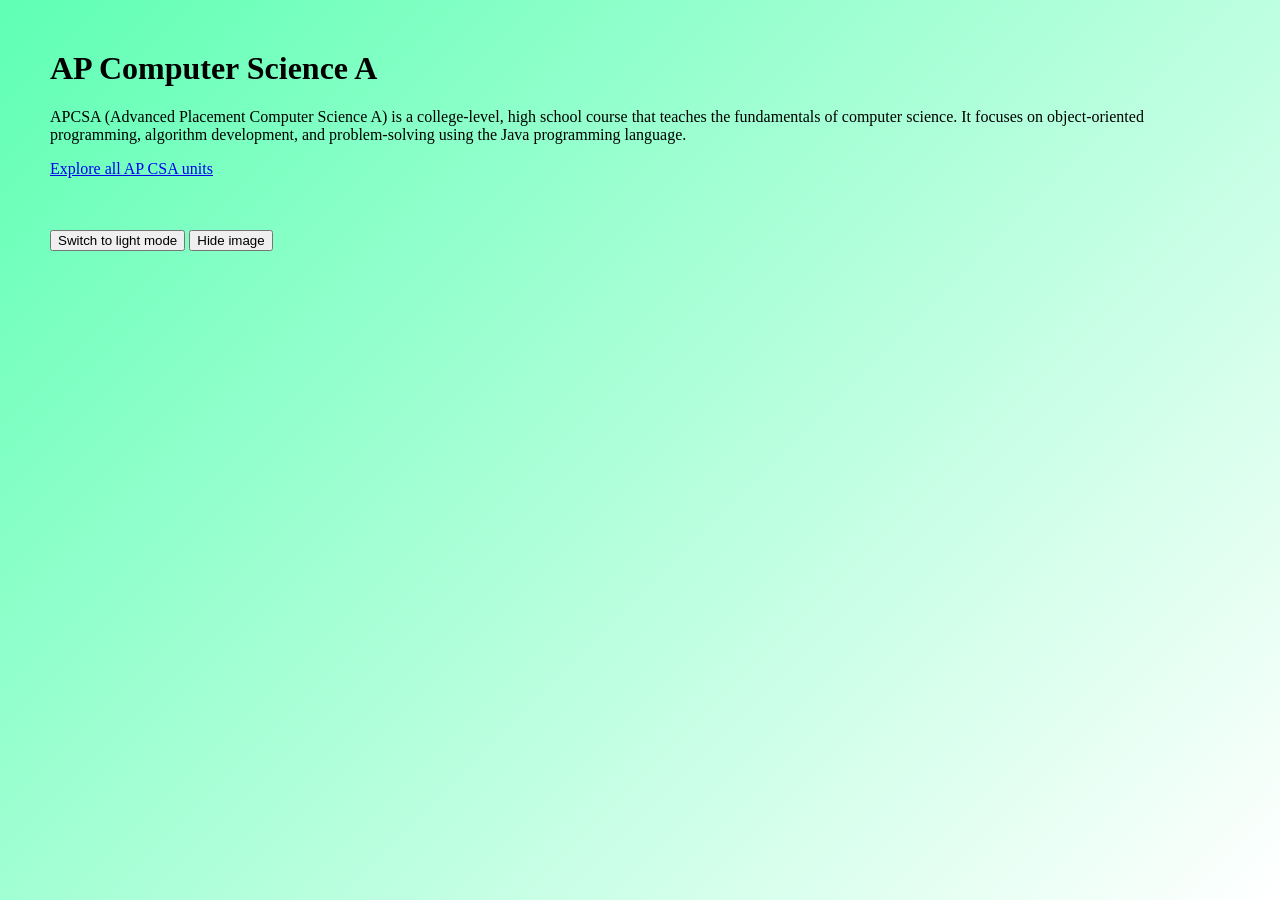
<file: index.html>
<html>
	<head>
		<title>AP Computer Science A</title>
		<link rel="stylesheet" href="css/index.css">
		<script src="js/index.js" defer></script>
	</head>

	<body id="body">
		<h1> AP Computer Science A </h1>
		<p>
			APCSA (Advanced Placement Computer Science A) is a college-level, high school course that teaches the fundamentals of computer science. It focuses on object-oriented programming, algorithm development, and problem-solving using the Java programming language.
		</p>
		<p><a href="units.html">Explore all AP CSA units</a></p>

		<br><br>
		<button id="mode-btn">Switch to light mode</button>
		<button id="hide-btn">Hide image</button>

	</body>
</html>
</file>
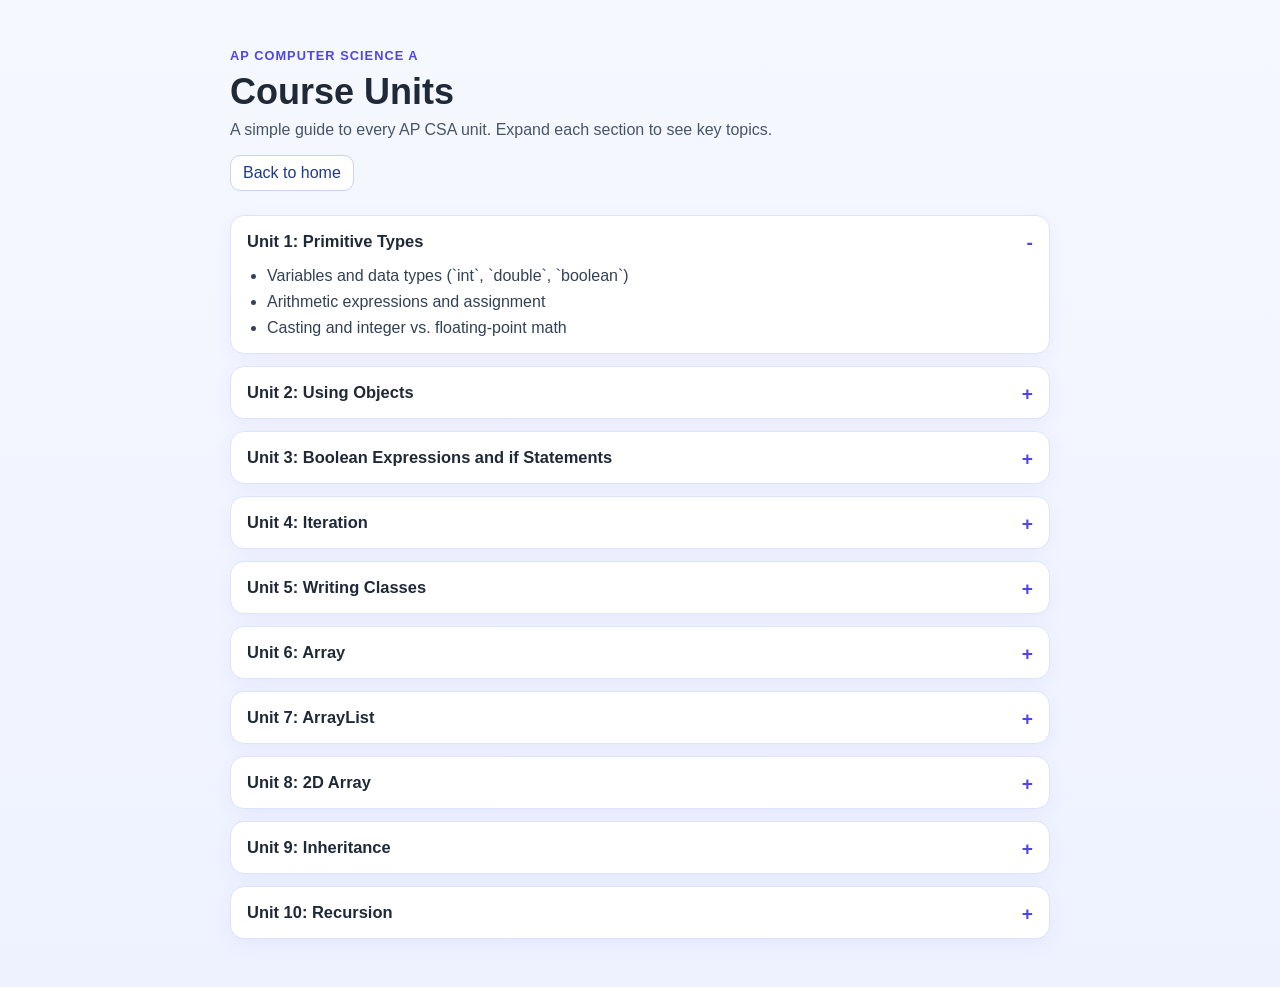
<file: units.html>
<!DOCTYPE html>
<html lang="en">
	<head>
		<meta charset="UTF-8">
		<meta name="viewport" content="width=device-width, initial-scale=1.0">
		<title>AP CSA Units</title>
		<link rel="stylesheet" href="css/units.css">
	</head>
	<body>
		<main class="container">
			<header class="hero">
				<p class="eyebrow">AP Computer Science A</p>
				<h1>Course Units</h1>
				<p class="subtitle">A simple guide to every AP CSA unit. Expand each section to see key topics.</p>
				<a class="back-link" href="index.html">Back to home</a>
			</header>

			<section class="accordion-list">
				<details open>
					<summary>Unit 1: Primitive Types</summary>
					<ul>
						<li>Variables and data types (`int`, `double`, `boolean`)</li>
						<li>Arithmetic expressions and assignment</li>
						<li>Casting and integer vs. floating-point math</li>
					</ul>
				</details>

				<details>
					<summary>Unit 2: Using Objects</summary>
					<ul>
						<li>Creating and storing object references</li>
						<li>Calling methods on objects</li>
						<li>Using classes like `String` and `Math`</li>
					</ul>
				</details>

				<details>
					<summary>Unit 3: Boolean Expressions and if Statements</summary>
					<ul>
						<li>Relational and logical operators</li>
						<li>Conditional statements with `if`, `else if`, `else`</li>
						<li>Comparing objects and primitive values</li>
					</ul>
				</details>

				<details>
					<summary>Unit 4: Iteration</summary>
					<ul>
						<li>`while` loops and loop control</li>
						<li>`for` loops and counting patterns</li>
						<li>Nested loops and algorithmic repetition</li>
					</ul>
				</details>

				<details>
					<summary>Unit 5: Writing Classes</summary>
					<ul>
						<li>Class structure, fields, and methods</li>
						<li>Constructors and initialization</li>
						<li>Encapsulation and access modifiers</li>
					</ul>
				</details>

				<details>
					<summary>Unit 6: Array</summary>
					<ul>
						<li>Declaring, creating, and traversing arrays</li>
						<li>Computing with array elements</li>
						<li>Searching and updating data in arrays</li>
					</ul>
				</details>

				<details>
					<summary>Unit 7: ArrayList</summary>
					<ul>
						<li>Creating and using `ArrayList` objects</li>
						<li>Adding, removing, and modifying elements</li>
						<li>Traversing with loops and indexes</li>
					</ul>
				</details>

				<details>
					<summary>Unit 8: 2D Array</summary>
					<ul>
						<li>Representing tabular data with 2D arrays</li>
						<li>Row-major and column-major traversal</li>
						<li>Nested loops with matrix-style operations</li>
					</ul>
				</details>

				<details>
					<summary>Unit 9: Inheritance</summary>
					<ul>
						<li>Superclass/subclass relationships</li>
						<li>Method overriding and polymorphism</li>
						<li>`super` keyword and shared behavior</li>
					</ul>
				</details>

				<details>
					<summary>Unit 10: Recursion</summary>
					<ul>
						<li>Recursive method design</li>
						<li>Base cases and recursive cases</li>
						<li>Tracing and reasoning about recursive calls</li>
					</ul>
				</details>
			</section>
		</main>
	</body>
</html>
</file>
<file: css/index.css>
body
{
	margin: 50px;
	background: linear-gradient(135deg, #5fffb4, #ffffff);
	color: black;
}
</file>
<file: css/units.css>
* {
	box-sizing: border-box;
}

body {
	margin: 0;
	font-family: "Segoe UI", Tahoma, Geneva, Verdana, sans-serif;
	background: linear-gradient(180deg, #f6f8ff 0%, #eef2ff 100%);
	color: #1f2937;
}

.container {
	max-width: 860px;
	margin: 0 auto;
	padding: 48px 20px;
}

.hero {
	margin-bottom: 24px;
}

.eyebrow {
	margin: 0 0 8px;
	font-size: 0.8rem;
	font-weight: 700;
	color: #4f46e5;
	letter-spacing: 0.08em;
	text-transform: uppercase;
}

h1 {
	margin: 0 0 8px;
	font-size: 2.25rem;
}

.subtitle {
	margin: 0 0 16px;
	color: #475569;
}

.back-link {
	display: inline-block;
	padding: 8px 12px;
	border-radius: 10px;
	text-decoration: none;
	background: #ffffff;
	color: #1e3a8a;
	border: 1px solid #c7d2fe;
}

.accordion-list {
	display: grid;
	gap: 12px;
}

details {
	background: #ffffff;
	border: 1px solid #dbe4ff;
	border-radius: 14px;
	padding: 0 16px;
	box-shadow: 0 6px 20px rgba(79, 70, 229, 0.06);
}

summary {
	cursor: pointer;
	list-style: none;
	padding: 16px 0;
	font-weight: 600;
	font-size: 1.03rem;
}

summary::-webkit-details-marker {
	display: none;
}

summary::after {
	content: "+";
	float: right;
	color: #4f46e5;
	font-size: 1.2rem;
	font-weight: 700;
}

details[open] summary::after {
	content: "-";
}

ul {
	margin: 0 0 16px;
	padding-left: 20px;
	color: #334155;
}

li + li {
	margin-top: 8px;
}
</file>
